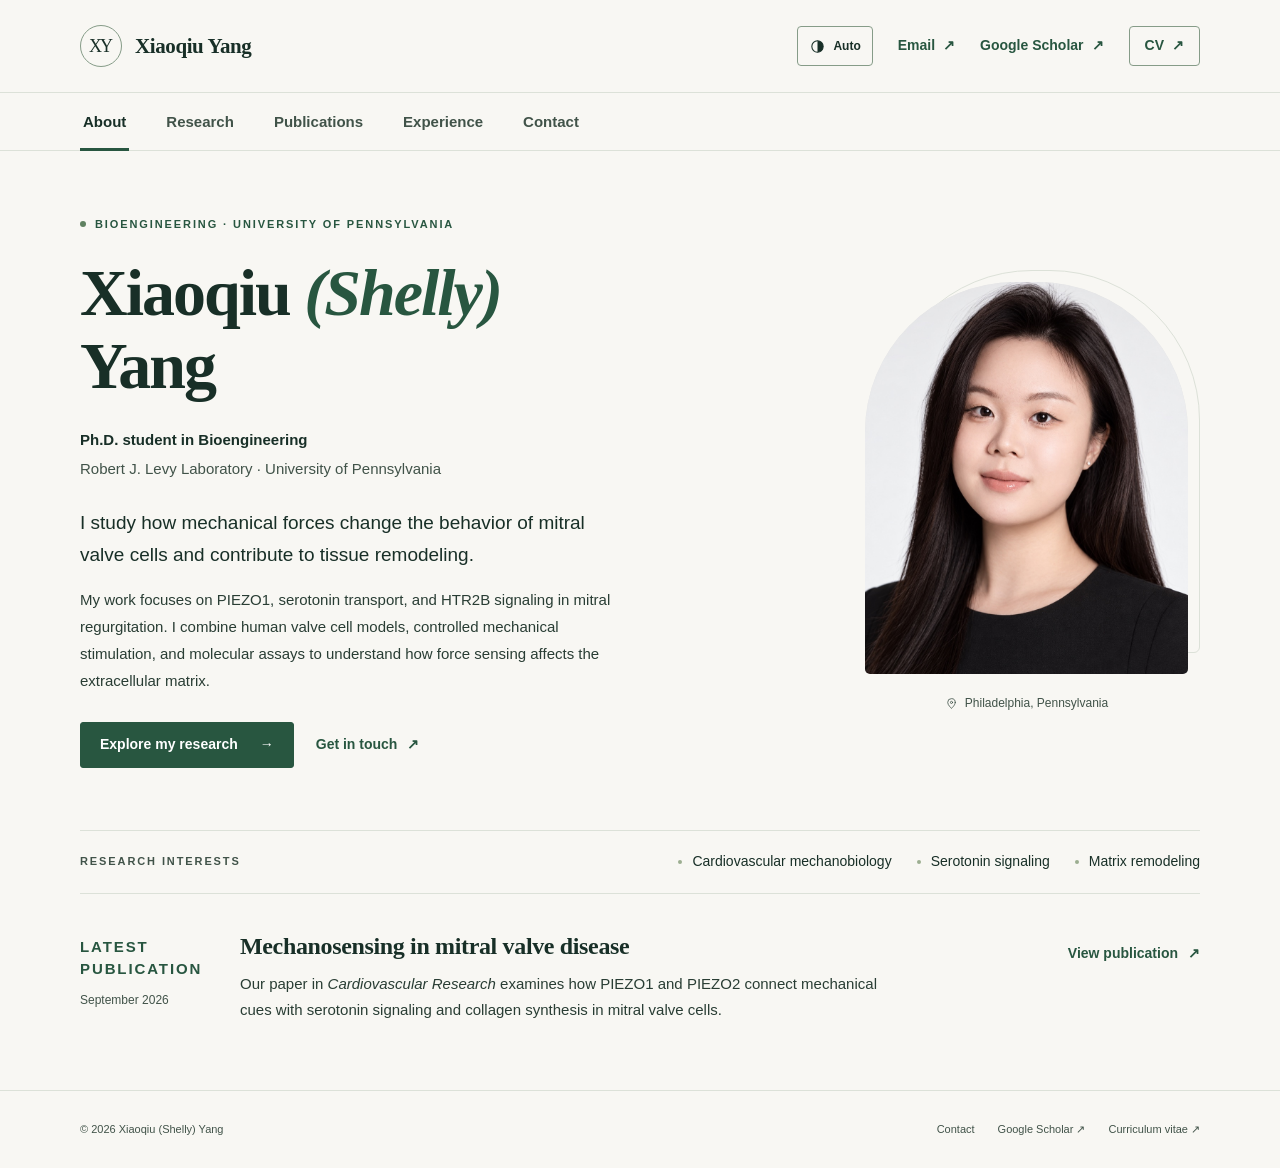
<file: index.html>
<!doctype html>
<!-- Generated by scripts/build.py from content/about.html. -->
<html lang="en">
<head>
  <meta charset="utf-8">
  <meta name="viewport" content="width=device-width, initial-scale=1">
  <title>Xiaoqiu (Shelly) Yang | Penn Bioengineering</title>
  <meta name="description" content="Xiaoqiu (Shelly) Yang is a Penn Bioengineering Ph.D. student studying how mechanical forces and serotonin signaling contribute to mitral valve disease.">
  <meta name="author" content="Xiaoqiu (Shelly) Yang">
  <meta name="theme-color" content="#f8f7f3">
  <link rel="canonical" href="https://shellyyang00-oss.github.io/">

  <meta property="og:title" content="Xiaoqiu (Shelly) Yang | Penn Bioengineering">
  <meta property="og:description" content="Xiaoqiu (Shelly) Yang is a Penn Bioengineering Ph.D. student studying how mechanical forces and serotonin signaling contribute to mitral valve disease.">
  <meta property="og:type" content="profile">
  <meta property="og:url" content="https://shellyyang00-oss.github.io/">
  <meta property="og:image" content="https://shellyyang00-oss.github.io/assets/img/og.png?v=c508897e6bb9">
  <meta property="og:image:width" content="1200">
  <meta property="og:image:height" content="630">
  <meta property="og:image:alt" content="Xiaoqiu (Shelly) Yang, Penn Bioengineering: cardiovascular mechanobiology">
  <meta name="twitter:card" content="summary_large_image">
  <meta name="twitter:title" content="Xiaoqiu (Shelly) Yang | Penn Bioengineering">
  <meta name="twitter:description" content="Xiaoqiu (Shelly) Yang is a Penn Bioengineering Ph.D. student studying how mechanical forces and serotonin signaling contribute to mitral valve disease.">
  <meta name="twitter:image" content="https://shellyyang00-oss.github.io/assets/img/og.png?v=c508897e6bb9">
  <link rel="icon" href="assets/img/favicon.svg?v=8502e0e77057" type="image/svg+xml">
  <script src="assets/theme.js?v=bc20406345b5"></script>
  <link rel="stylesheet" href="styles.css?v=f6bdb706503c">
  <script src="assets/site.js?v=75671ed9fac6" defer></script>
<script type="application/ld+json">{"@context": "https://schema.org", "@type": "Person", "name": "Xiaoqiu Yang", "alternateName": "Shelly Yang", "url": "https://shellyyang00-oss.github.io/", "image": "https://shellyyang00-oss.github.io/assets/img/profile.jpg?v=72fa648a2bc5", "email": "mailto:xiaoqiuy@engineering.upenn.edu", "sameAs": ["https://scholar.google.com/citations?hl=en&user=ShQ3XMwAAAAJ"], "affiliation": {"@type": "CollegeOrUniversity", "name": "University of Pennsylvania"}, "alumniOf": [{"@type": "CollegeOrUniversity", "name": "Boston University"}], "jobTitle": "Ph.D. Student in Bioengineering", "knowsAbout": ["Mitral valve mechanobiology", "PIEZO1 mechanotransduction", "Serotonin signaling", "Extracellular matrix remodeling", "Cardiovascular redox biology"]}</script>
</head>
<body>
  <a class="skip-link" href="#main">Skip to content</a>
  <header class="site-header">
    <div class="container masthead">
      <a class="brand" href="index.html" aria-label="Xiaoqiu Yang, About"><span class="brand-mark" aria-hidden="true">XY</span><span class="brand-name">Xiaoqiu Yang</span></a>
      <div class="masthead-links">
        <button class="theme-toggle" type="button" data-theme-toggle hidden aria-label="Color theme: automatic. Switch to light.">
          <svg class="icon" viewBox="0 0 24 24" aria-hidden="true"><circle cx="12" cy="12" r="8"/><path d="M12 4a8 8 0 0 1 0 16Z" fill="currentColor" stroke="none"/></svg>
          <span data-theme-label>Auto</span>
        </button>
        <a class="desktop-link" href="mailto:xiaoqiuy@engineering.upenn.edu">Email <span aria-hidden="true">↗</span></a>
        <a class="desktop-link" href="https://scholar.google.com/citations?hl=en&amp;user=ShQ3XMwAAAAJ">Google Scholar <span aria-hidden="true">↗</span></a>
        <a class="cv-link" href="assets/cv/Xiaoqiu_Yang_Resume.pdf?v=9a6de15e4424">CV <span aria-hidden="true">↗</span></a>
      </div>
    </div>
    <div class="nav-wrap"><nav class="container page-nav" aria-label="Main navigation">
        <a href="index.html" aria-current="page">About</a>
        <a href="research.html">Research</a>
        <a href="publications.html">Publications</a>
        <a href="experience.html">Experience</a>
        <a href="contact.html">Contact</a>
    </nav></div>
  </header>
  <main id="main" tabindex="-1">
<div class="container">
  <section class="about-hero" aria-labelledby="about-title">
    <div class="about-copy">
      <p class="eyebrow">
        <span class="eyebrow-dot" aria-hidden="true"></span>Bioengineering ·
        University of Pennsylvania
      </p>
      <h1 id="about-title">
        Xiaoqiu <span class="preferred-name">(Shelly)</span><br />
        Yang
      </h1>
      <p class="role">Ph.D. student in Bioengineering</p>
      <p class="affiliation">
        Robert J. Levy Laboratory · University of Pennsylvania
      </p>
      <div class="bio">
        <p class="intro">
          I study how mechanical forces change the behavior of mitral valve
          cells and contribute to tissue remodeling.
        </p>
        <p>
          My work focuses on PIEZO1, serotonin transport, and HTR2B signaling in
          mitral regurgitation. I combine human valve cell models, controlled
          mechanical stimulation, and molecular assays to understand how force
          sensing affects the extracellular matrix.
        </p>
      </div>
      <div class="actions">
        <a class="button" href="research.html"
          >Explore my research <span aria-hidden="true">→</span></a
        >
        <a class="text-link" href="contact.html"
          >Get in touch <span aria-hidden="true">↗</span></a
        >
      </div>
    </div>
    <figure class="portrait">
      <img
        src="assets/img/profile.jpg?v=72fa648a2bc5"
        alt="Xiaoqiu (Shelly) Yang"
        width="1100"
        height="1100"
        fetchpriority="high"
      />
      <figcaption>
        <svg class="icon" viewBox="0 0 24 24" aria-hidden="true">
          <path d="M19 10c0 5-7 11-7 11S5 15 5 10a7 7 0 1 1 14 0Z" />
          <circle cx="12" cy="10" r="2" />
        </svg>
        Philadelphia, Pennsylvania
      </figcaption>
    </figure>
  </section>
  <aside class="interest-strip" aria-label="Research interests">
    <p class="eyebrow">Research interests</p>
    <ul class="interests">
      <li>Cardiovascular mechanobiology</li>
      <li>Serotonin signaling</li>
      <li>Matrix remodeling</li>
    </ul>
  </aside>
  <section class="home-highlight" aria-labelledby="latest-title">
    <div>
      <p class="eyebrow">Latest publication</p>
      <time class="date-label" datetime="2026-09-03">September 2026</time>
    </div>
    <div>
      <h2 id="latest-title">Mechanosensing in mitral valve disease</h2>
      <p>
        Our paper in <em>Cardiovascular Research</em> examines how PIEZO1 and
        PIEZO2 connect mechanical cues with serotonin signaling and collagen
        synthesis in mitral valve cells.
      </p>
    </div>
    <a class="text-link" href="publications.html#stachelek-2026"
      >View publication <span aria-hidden="true">↗</span></a
    >
  </section>
</div>

  </main>
  <footer class="site-footer"><div class="container footer-inner"><p>© <span data-year>2026</span> Xiaoqiu (Shelly) Yang</p><div class="footer-links"><a href="contact.html">Contact</a><a href="https://scholar.google.com/citations?hl=en&amp;user=ShQ3XMwAAAAJ">Google Scholar <span aria-hidden="true">↗</span></a><a href="assets/cv/Xiaoqiu_Yang_Resume.pdf?v=9a6de15e4424">Curriculum vitae <span aria-hidden="true">↗</span></a></div></div></footer>
</body>
</html>
</file>
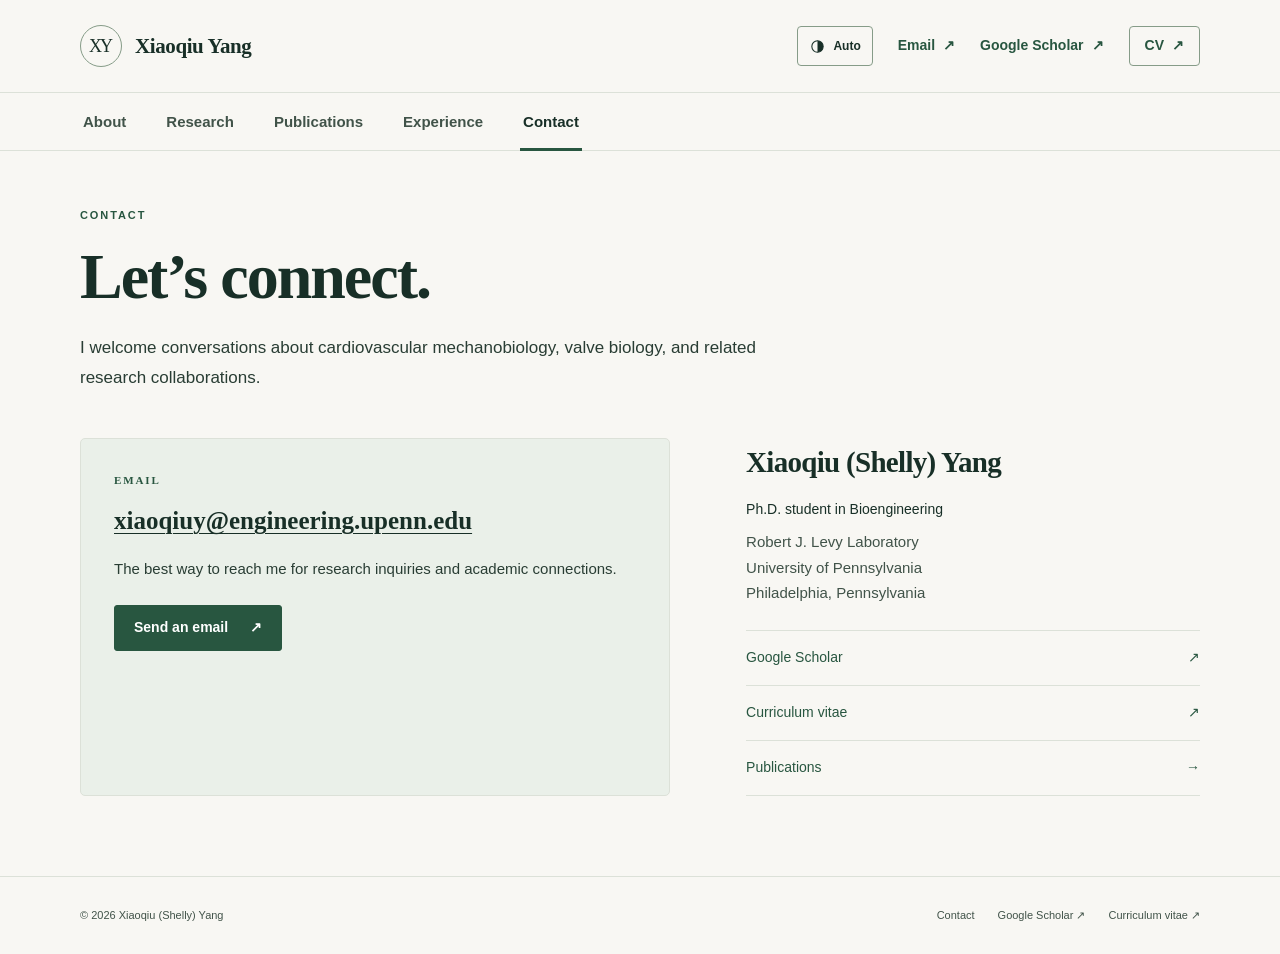
<file: contact.html>
<!doctype html>
<!-- Generated by scripts/build.py from content/contact.html. -->
<html lang="en">
<head>
  <meta charset="utf-8">
  <meta name="viewport" content="width=device-width, initial-scale=1">
  <title>Contact | Xiaoqiu (Shelly) Yang</title>
  <meta name="description" content="Contact Xiaoqiu (Shelly) Yang, a Ph.D. student in Bioengineering at the University of Pennsylvania, for research inquiries and collaborations.">
  <meta name="author" content="Xiaoqiu (Shelly) Yang">
  <meta name="theme-color" content="#f8f7f3">
  <link rel="canonical" href="https://shellyyang00-oss.github.io/contact.html">

  <meta property="og:title" content="Contact | Xiaoqiu (Shelly) Yang">
  <meta property="og:description" content="Contact Xiaoqiu (Shelly) Yang, a Ph.D. student in Bioengineering at the University of Pennsylvania, for research inquiries and collaborations.">
  <meta property="og:type" content="website">
  <meta property="og:url" content="https://shellyyang00-oss.github.io/contact.html">
  <meta property="og:image" content="https://shellyyang00-oss.github.io/assets/img/og.png?v=c508897e6bb9">
  <meta property="og:image:width" content="1200">
  <meta property="og:image:height" content="630">
  <meta property="og:image:alt" content="Xiaoqiu (Shelly) Yang, Penn Bioengineering: cardiovascular mechanobiology">
  <meta name="twitter:card" content="summary_large_image">
  <meta name="twitter:title" content="Contact | Xiaoqiu (Shelly) Yang">
  <meta name="twitter:description" content="Contact Xiaoqiu (Shelly) Yang, a Ph.D. student in Bioengineering at the University of Pennsylvania, for research inquiries and collaborations.">
  <meta name="twitter:image" content="https://shellyyang00-oss.github.io/assets/img/og.png?v=c508897e6bb9">
  <link rel="icon" href="assets/img/favicon.svg?v=8502e0e77057" type="image/svg+xml">
  <script src="assets/theme.js?v=bc20406345b5"></script>
  <link rel="stylesheet" href="styles.css?v=f6bdb706503c">
  <script src="assets/site.js?v=75671ed9fac6" defer></script>

</head>
<body>
  <a class="skip-link" href="#main">Skip to content</a>
  <header class="site-header">
    <div class="container masthead">
      <a class="brand" href="index.html" aria-label="Xiaoqiu Yang, About"><span class="brand-mark" aria-hidden="true">XY</span><span class="brand-name">Xiaoqiu Yang</span></a>
      <div class="masthead-links">
        <button class="theme-toggle" type="button" data-theme-toggle hidden aria-label="Color theme: automatic. Switch to light.">
          <svg class="icon" viewBox="0 0 24 24" aria-hidden="true"><circle cx="12" cy="12" r="8"/><path d="M12 4a8 8 0 0 1 0 16Z" fill="currentColor" stroke="none"/></svg>
          <span data-theme-label>Auto</span>
        </button>
        <a class="desktop-link" href="mailto:xiaoqiuy@engineering.upenn.edu">Email <span aria-hidden="true">↗</span></a>
        <a class="desktop-link" href="https://scholar.google.com/citations?hl=en&amp;user=ShQ3XMwAAAAJ">Google Scholar <span aria-hidden="true">↗</span></a>
        <a class="cv-link" href="assets/cv/Xiaoqiu_Yang_Resume.pdf?v=9a6de15e4424">CV <span aria-hidden="true">↗</span></a>
      </div>
    </div>
    <div class="nav-wrap"><nav class="container page-nav" aria-label="Main navigation">
        <a href="index.html">About</a>
        <a href="research.html">Research</a>
        <a href="publications.html">Publications</a>
        <a href="experience.html">Experience</a>
        <a href="contact.html" aria-current="page">Contact</a>
    </nav></div>
  </header>
  <main id="main" tabindex="-1">
<div class="container">
  <header class="page-heading">
    <p class="eyebrow">Contact</p>
    <h1>Let’s connect.</h1>
    <p class="page-intro">
      I welcome conversations about cardiovascular mechanobiology, valve
      biology, and related research collaborations.
    </p>
  </header>
  <div class="contact-grid">
    <section class="contact-card" aria-labelledby="email-title">
      <h2 class="eyebrow" id="email-title">Email</h2>
      <a class="email-address" href="mailto:xiaoqiuy@engineering.upenn.edu"
        >xiaoqiuy@<wbr />engineering.upenn.edu</a
      >
      <p>
        The best way to reach me for research inquiries and academic
        connections.
      </p>
      <div class="actions">
        <a class="button" href="mailto:xiaoqiuy@engineering.upenn.edu"
          >Send an email <span aria-hidden="true">↗</span></a
        >
      </div>
    </section>
    <section class="contact-profile" aria-labelledby="contact-name">
      <h2 id="contact-name">Xiaoqiu (Shelly) Yang</h2>
      <p class="position">Ph.D. student in Bioengineering</p>
      <p class="address">
        Robert J. Levy Laboratory<br />University of Pennsylvania<br />Philadelphia,
        Pennsylvania
      </p>
      <ul class="resource-links">
        <li>
          <a
            href="https://scholar.google.com/citations?hl=en&amp;user=ShQ3XMwAAAAJ"
            >Google Scholar <span aria-hidden="true">↗</span></a
          >
        </li>
        <li>
          <a href="assets/cv/Xiaoqiu_Yang_Resume.pdf?v=9a6de15e4424"
            >Curriculum vitae <span aria-hidden="true">↗</span></a
          >
        </li>
        <li>
          <a href="publications.html"
            >Publications <span aria-hidden="true">→</span></a
          >
        </li>
      </ul>
    </section>
  </div>
</div>

  </main>
  <footer class="site-footer"><div class="container footer-inner"><p>© <span data-year>2026</span> Xiaoqiu (Shelly) Yang</p><div class="footer-links"><a href="contact.html">Contact</a><a href="https://scholar.google.com/citations?hl=en&amp;user=ShQ3XMwAAAAJ">Google Scholar <span aria-hidden="true">↗</span></a><a href="assets/cv/Xiaoqiu_Yang_Resume.pdf?v=9a6de15e4424">Curriculum vitae <span aria-hidden="true">↗</span></a></div></div></footer>
</body>
</html>
</file>
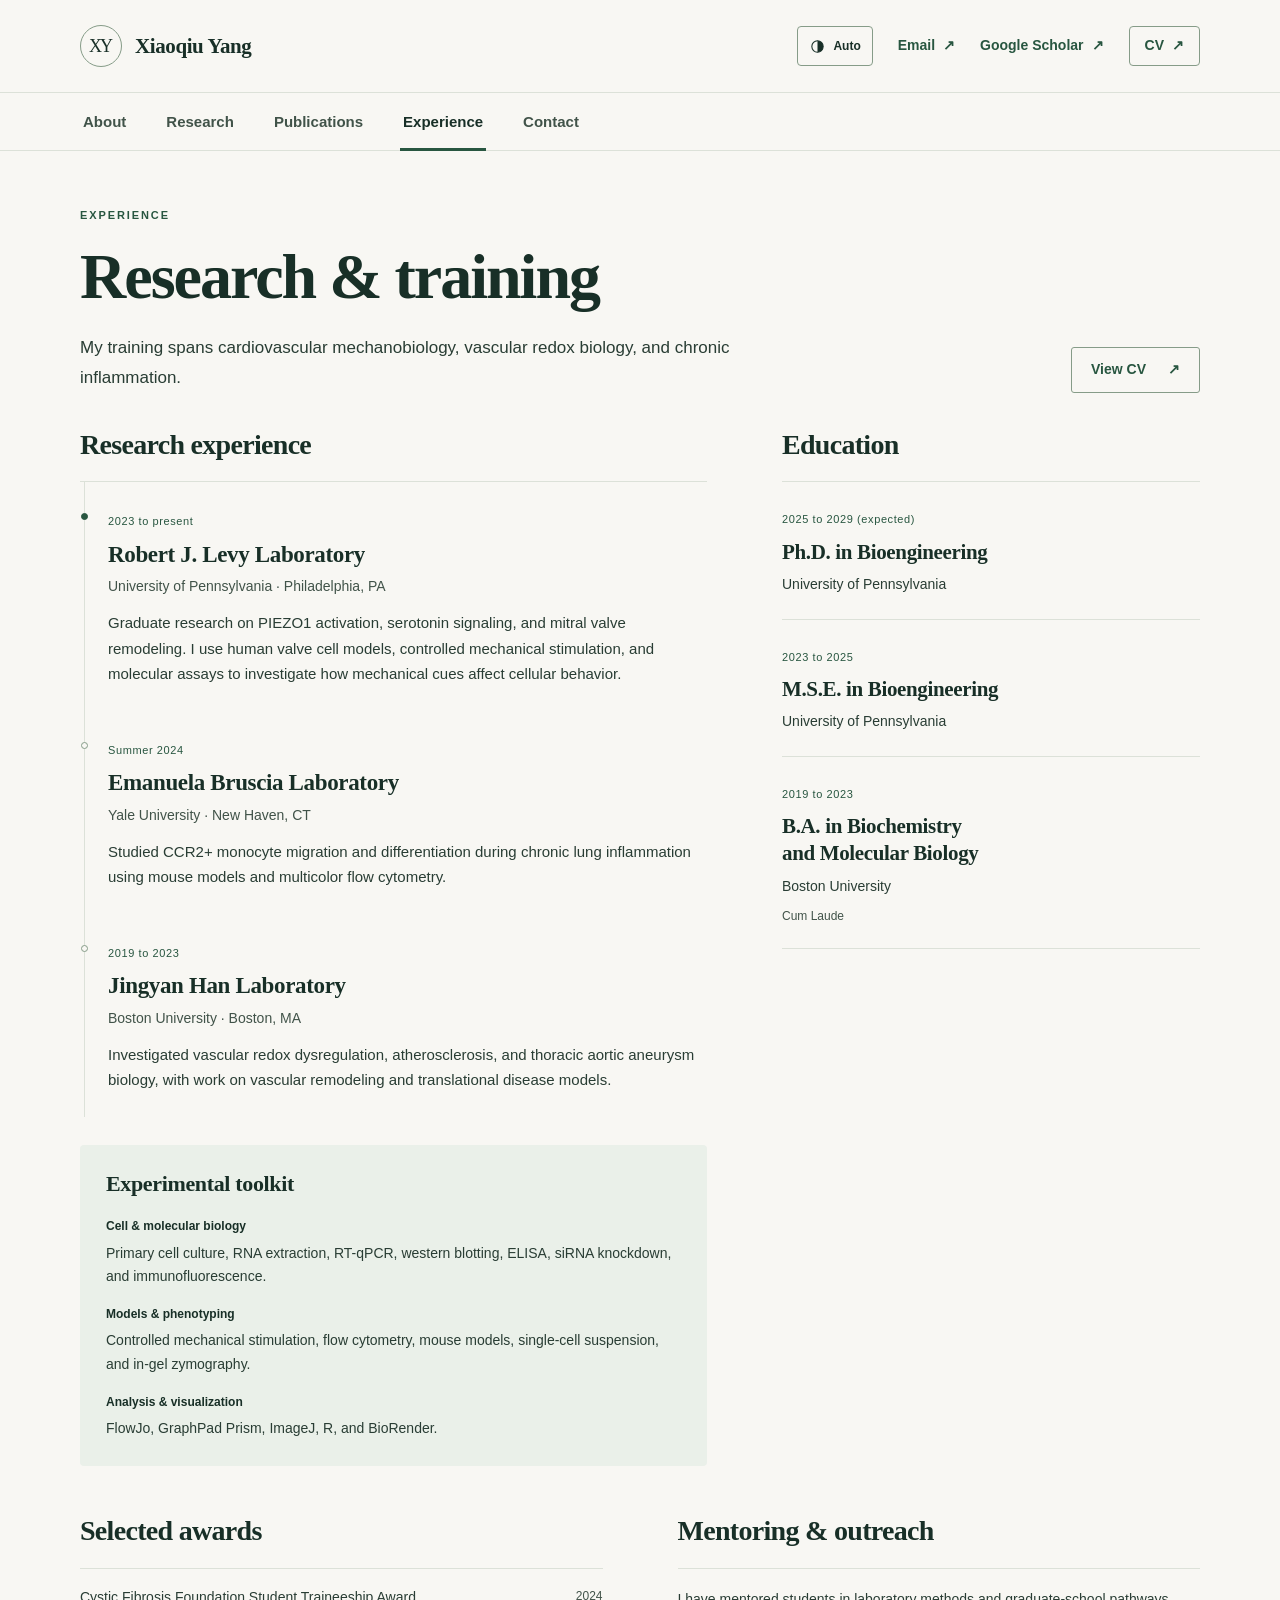
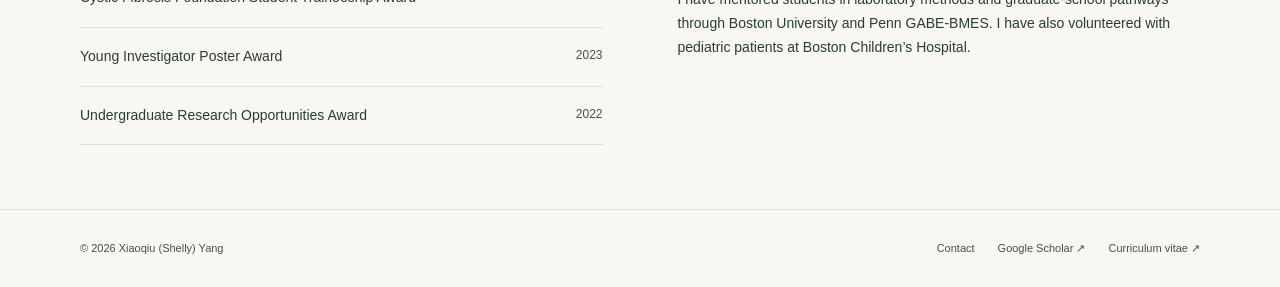
<file: experience.html>
<!doctype html>
<!-- Generated by scripts/build.py from content/experience.html. -->
<html lang="en">
<head>
  <meta charset="utf-8">
  <meta name="viewport" content="width=device-width, initial-scale=1">
  <title>Experience | Xiaoqiu (Shelly) Yang</title>
  <meta name="description" content="Research experience, education, awards, and mentoring at the University of Pennsylvania, Yale University, and Boston University.">
  <meta name="author" content="Xiaoqiu (Shelly) Yang">
  <meta name="theme-color" content="#f8f7f3">
  <link rel="canonical" href="https://shellyyang00-oss.github.io/experience.html">

  <meta property="og:title" content="Experience | Xiaoqiu (Shelly) Yang">
  <meta property="og:description" content="Research experience, education, awards, and mentoring at the University of Pennsylvania, Yale University, and Boston University.">
  <meta property="og:type" content="website">
  <meta property="og:url" content="https://shellyyang00-oss.github.io/experience.html">
  <meta property="og:image" content="https://shellyyang00-oss.github.io/assets/img/og.png?v=c508897e6bb9">
  <meta property="og:image:width" content="1200">
  <meta property="og:image:height" content="630">
  <meta property="og:image:alt" content="Xiaoqiu (Shelly) Yang, Penn Bioengineering: cardiovascular mechanobiology">
  <meta name="twitter:card" content="summary_large_image">
  <meta name="twitter:title" content="Experience | Xiaoqiu (Shelly) Yang">
  <meta name="twitter:description" content="Research experience, education, awards, and mentoring at the University of Pennsylvania, Yale University, and Boston University.">
  <meta name="twitter:image" content="https://shellyyang00-oss.github.io/assets/img/og.png?v=c508897e6bb9">
  <link rel="icon" href="assets/img/favicon.svg?v=8502e0e77057" type="image/svg+xml">
  <script src="assets/theme.js?v=bc20406345b5"></script>
  <link rel="stylesheet" href="styles.css?v=f6bdb706503c">
  <script src="assets/site.js?v=75671ed9fac6" defer></script>

</head>
<body>
  <a class="skip-link" href="#main">Skip to content</a>
  <header class="site-header">
    <div class="container masthead">
      <a class="brand" href="index.html" aria-label="Xiaoqiu Yang, About"><span class="brand-mark" aria-hidden="true">XY</span><span class="brand-name">Xiaoqiu Yang</span></a>
      <div class="masthead-links">
        <button class="theme-toggle" type="button" data-theme-toggle hidden aria-label="Color theme: automatic. Switch to light.">
          <svg class="icon" viewBox="0 0 24 24" aria-hidden="true"><circle cx="12" cy="12" r="8"/><path d="M12 4a8 8 0 0 1 0 16Z" fill="currentColor" stroke="none"/></svg>
          <span data-theme-label>Auto</span>
        </button>
        <a class="desktop-link" href="mailto:xiaoqiuy@engineering.upenn.edu">Email <span aria-hidden="true">↗</span></a>
        <a class="desktop-link" href="https://scholar.google.com/citations?hl=en&amp;user=ShQ3XMwAAAAJ">Google Scholar <span aria-hidden="true">↗</span></a>
        <a class="cv-link" href="assets/cv/Xiaoqiu_Yang_Resume.pdf?v=9a6de15e4424">CV <span aria-hidden="true">↗</span></a>
      </div>
    </div>
    <div class="nav-wrap"><nav class="container page-nav" aria-label="Main navigation">
        <a href="index.html">About</a>
        <a href="research.html">Research</a>
        <a href="publications.html">Publications</a>
        <a href="experience.html" aria-current="page">Experience</a>
        <a href="contact.html">Contact</a>
    </nav></div>
  </header>
  <main id="main" tabindex="-1">
<div class="container">
  <header class="page-heading heading-row">
    <div>
      <p class="eyebrow">Experience</p>
      <h1>Research &amp; training</h1>
      <p class="page-intro">
        My training spans cardiovascular mechanobiology, vascular redox biology,
        and chronic inflammation.
      </p>
    </div>
    <a class="button button-outline" href="assets/cv/Xiaoqiu_Yang_Resume.pdf?v=9a6de15e4424"
      >View CV <span aria-hidden="true">↗</span></a
    >
  </header>
  <div class="experience-layout">
    <section aria-labelledby="research-experience">
      <h2 class="subsection-title" id="research-experience">
        Research experience
      </h2>
      <ol class="timeline">
        <li>
          <span class="time-range">2023 to present</span>
          <h3>Robert J. Levy Laboratory</h3>
          <p class="institution">
            University of Pennsylvania · Philadelphia, PA
          </p>
          <p class="description">
            Graduate research on PIEZO1 activation, serotonin signaling, and
            mitral valve remodeling. I use human valve cell models, controlled
            mechanical stimulation, and molecular assays to investigate how
            mechanical cues affect cellular behavior.
          </p>
        </li>
        <li>
          <span class="time-range">Summer 2024</span>
          <h3>Emanuela Bruscia Laboratory</h3>
          <p class="institution">Yale University · New Haven, CT</p>
          <p class="description">
            Studied CCR2+ monocyte migration and differentiation during chronic
            lung inflammation using mouse models and multicolor flow cytometry.
          </p>
        </li>
        <li>
          <span class="time-range">2019 to 2023</span>
          <h3>Jingyan Han Laboratory</h3>
          <p class="institution">Boston University · Boston, MA</p>
          <p class="description">
            Investigated vascular redox dysregulation, atherosclerosis, and
            thoracic aortic aneurysm biology, with work on vascular remodeling
            and translational disease models.
          </p>
        </li>
      </ol>
      <aside class="toolkit" aria-labelledby="toolkit-title">
        <h3 id="toolkit-title">Experimental toolkit</h3>
        <div class="toolkit-group">
          <h4>Cell &amp; molecular biology</h4>
          <p>
            Primary cell culture, RNA extraction, RT-qPCR, western blotting,
            ELISA, siRNA knockdown, and immunofluorescence.
          </p>
        </div>
        <div class="toolkit-group">
          <h4>Models &amp; phenotyping</h4>
          <p>
            Controlled mechanical stimulation, flow cytometry, mouse models,
            single-cell suspension, and in-gel zymography.
          </p>
        </div>
        <div class="toolkit-group">
          <h4>Analysis &amp; visualization</h4>
          <p>FlowJo, GraphPad Prism, ImageJ, R, and BioRender.</p>
        </div>
      </aside>
    </section>
    <section id="education" aria-labelledby="education-title">
      <h2 class="subsection-title" id="education-title">Education</h2>
      <div class="education-list">
        <article class="education-item">
          <span class="time-range">2025 to 2029 (expected)</span>
          <h3>Ph.D. in Bioengineering</h3>
          <p>University of Pennsylvania</p>
        </article>
        <article class="education-item">
          <span class="time-range">2023 to 2025</span>
          <h3>M.S.E. in Bioengineering</h3>
          <p>University of Pennsylvania</p>
        </article>
        <article class="education-item">
          <span class="time-range">2019 to 2023</span>
          <h3>B.A. in Biochemistry<br />and Molecular Biology</h3>
          <p>Boston University</p>
          <p class="honor">Cum Laude</p>
        </article>
      </div>
    </section>
  </div>
  <div class="recognition-grid" id="recognition">
    <section aria-labelledby="awards-title">
      <h2 class="subsection-title" id="awards-title">Selected awards</h2>
      <ul class="award-list">
        <li>
          <span>Cystic Fibrosis Foundation Student Traineeship Award</span
          ><time datetime="2024">2024</time>
        </li>
        <li>
          <span>Young Investigator Poster Award</span
          ><time datetime="2023">2023</time>
        </li>
        <li>
          <span>Undergraduate Research Opportunities Award</span
          ><time datetime="2022">2022</time>
        </li>
      </ul>
    </section>
    <section class="mentoring" aria-labelledby="mentoring-title">
      <h2 class="subsection-title" id="mentoring-title">
        Mentoring &amp; outreach
      </h2>
      <p>
        I have mentored students in laboratory methods and graduate-school
        pathways through Boston University and Penn GABE-BMES. I have also
        volunteered with pediatric patients at Boston Children’s Hospital.
      </p>
    </section>
  </div>
</div>

  </main>
  <footer class="site-footer"><div class="container footer-inner"><p>© <span data-year>2026</span> Xiaoqiu (Shelly) Yang</p><div class="footer-links"><a href="contact.html">Contact</a><a href="https://scholar.google.com/citations?hl=en&amp;user=ShQ3XMwAAAAJ">Google Scholar <span aria-hidden="true">↗</span></a><a href="assets/cv/Xiaoqiu_Yang_Resume.pdf?v=9a6de15e4424">Curriculum vitae <span aria-hidden="true">↗</span></a></div></div></footer>
</body>
</html>
</file>
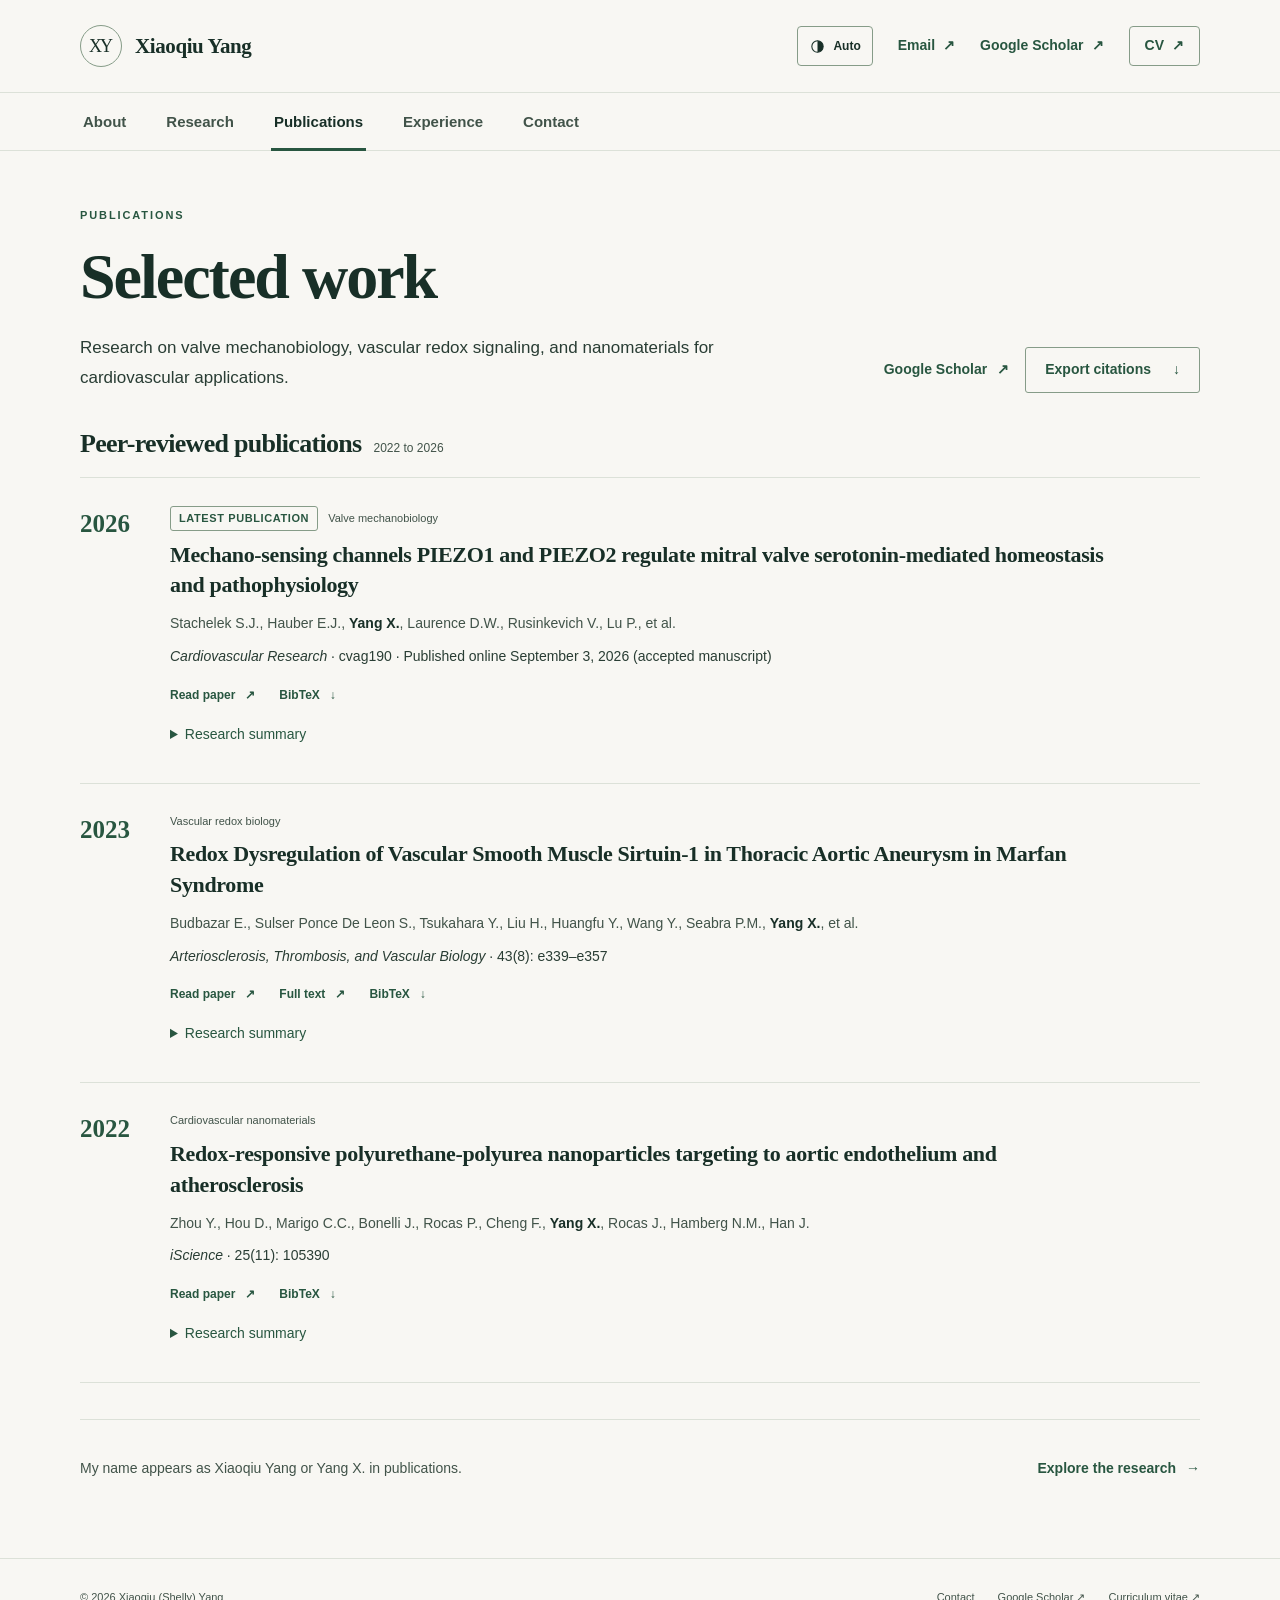
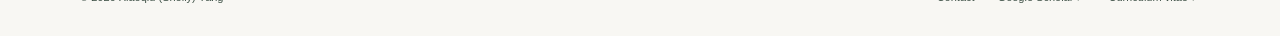
<file: publications.html>
<!doctype html>
<!-- Generated by scripts/build.py from content/publications.html. -->
<html lang="en">
<head>
  <meta charset="utf-8">
  <meta name="viewport" content="width=device-width, initial-scale=1">
  <title>Publications | Xiaoqiu (Shelly) Yang</title>
  <meta name="description" content="Selected publications by Xiaoqiu Yang on mitral valve mechanobiology, vascular redox signaling, and cardiovascular nanomaterials.">
  <meta name="author" content="Xiaoqiu (Shelly) Yang">
  <meta name="theme-color" content="#f8f7f3">
  <link rel="canonical" href="https://shellyyang00-oss.github.io/publications.html">

  <meta property="og:title" content="Publications | Xiaoqiu (Shelly) Yang">
  <meta property="og:description" content="Selected publications by Xiaoqiu Yang on mitral valve mechanobiology, vascular redox signaling, and cardiovascular nanomaterials.">
  <meta property="og:type" content="website">
  <meta property="og:url" content="https://shellyyang00-oss.github.io/publications.html">
  <meta property="og:image" content="https://shellyyang00-oss.github.io/assets/img/og.png?v=c508897e6bb9">
  <meta property="og:image:width" content="1200">
  <meta property="og:image:height" content="630">
  <meta property="og:image:alt" content="Xiaoqiu (Shelly) Yang, Penn Bioengineering: cardiovascular mechanobiology">
  <meta name="twitter:card" content="summary_large_image">
  <meta name="twitter:title" content="Publications | Xiaoqiu (Shelly) Yang">
  <meta name="twitter:description" content="Selected publications by Xiaoqiu Yang on mitral valve mechanobiology, vascular redox signaling, and cardiovascular nanomaterials.">
  <meta name="twitter:image" content="https://shellyyang00-oss.github.io/assets/img/og.png?v=c508897e6bb9">
  <link rel="icon" href="assets/img/favicon.svg?v=8502e0e77057" type="image/svg+xml">
  <script src="assets/theme.js?v=bc20406345b5"></script>
  <link rel="stylesheet" href="styles.css?v=f6bdb706503c">
  <script src="assets/site.js?v=75671ed9fac6" defer></script>

</head>
<body>
  <a class="skip-link" href="#main">Skip to content</a>
  <header class="site-header">
    <div class="container masthead">
      <a class="brand" href="index.html" aria-label="Xiaoqiu Yang, About"><span class="brand-mark" aria-hidden="true">XY</span><span class="brand-name">Xiaoqiu Yang</span></a>
      <div class="masthead-links">
        <button class="theme-toggle" type="button" data-theme-toggle hidden aria-label="Color theme: automatic. Switch to light.">
          <svg class="icon" viewBox="0 0 24 24" aria-hidden="true"><circle cx="12" cy="12" r="8"/><path d="M12 4a8 8 0 0 1 0 16Z" fill="currentColor" stroke="none"/></svg>
          <span data-theme-label>Auto</span>
        </button>
        <a class="desktop-link" href="mailto:xiaoqiuy@engineering.upenn.edu">Email <span aria-hidden="true">↗</span></a>
        <a class="desktop-link" href="https://scholar.google.com/citations?hl=en&amp;user=ShQ3XMwAAAAJ">Google Scholar <span aria-hidden="true">↗</span></a>
        <a class="cv-link" href="assets/cv/Xiaoqiu_Yang_Resume.pdf?v=9a6de15e4424">CV <span aria-hidden="true">↗</span></a>
      </div>
    </div>
    <div class="nav-wrap"><nav class="container page-nav" aria-label="Main navigation">
        <a href="index.html">About</a>
        <a href="research.html">Research</a>
        <a href="publications.html" aria-current="page">Publications</a>
        <a href="experience.html">Experience</a>
        <a href="contact.html">Contact</a>
    </nav></div>
  </header>
  <main id="main" tabindex="-1">
<div class="container">
  <header class="page-heading heading-row">
    <div>
      <p class="eyebrow">Publications</p>
      <h1>Selected work</h1>
      <p class="page-intro">
        Research on valve mechanobiology, vascular redox signaling, and
        nanomaterials for cardiovascular applications.
      </p>
    </div>
    <div class="actions">
      <a
        class="text-link"
        href="https://scholar.google.com/citations?hl=en&amp;user=ShQ3XMwAAAAJ"
        >Google Scholar <span aria-hidden="true">↗</span></a
      ><a
        class="button button-outline"
        href="assets/citations/publications.bib"
        download
        >Export citations <span aria-hidden="true">↓</span></a
      >
    </div>
  </header>
  <section class="publication-group" aria-labelledby="published-title">
    <div class="publication-group-title">
      <h2 id="published-title">Peer-reviewed publications</h2>
      <span>2022 to 2026</span>
    </div>
    <article class="publication" id="stachelek-2026">
      <time class="pub-year" datetime="2026">2026</time>
      <div>
        <div class="pub-topline">
          <span class="badge">Latest publication</span
          ><span>Valve mechanobiology</span>
        </div>
        <h3>
          <a href="https://doi.org/10.1093/cvr/cvag190"
            >Mechano-sensing channels PIEZO1 and PIEZO2 regulate mitral valve
            serotonin-mediated homeostasis and pathophysiology</a
          >
        </h3>
        <p class="pub-authors">
          Stachelek S.J., Hauber E.J., <strong>Yang X.</strong>, Laurence D.W.,
          Rusinkevich V., Lu P., et al.
        </p>
        <p class="pub-venue">
          <em>Cardiovascular Research</em> · cvag190 · Published online
          September 3, 2026 (accepted manuscript)
        </p>
        <div class="pub-actions">
          <a class="text-link" href="https://doi.org/10.1093/cvr/cvag190"
            >Read paper <span aria-hidden="true">↗</span></a
          ><a
            class="text-link"
            href="assets/citations/stachelek-2026.bib"
            download
            >BibTeX <span aria-hidden="true">↓</span></a
          >
        </div>
        <details>
          <summary>Research summary</summary>
          <p>
            Human mitral valve samples and cultured interstitial cells revealed
            roles for PIEZO1 and PIEZO2 in serotonin regulation. In cell
            culture, activating PIEZO1 lowered SLC6A4 expression and increased
            HTR2B expression, serotonin levels, and protein synthesis. Under
            cyclic tension, silencing either channel reduced the decrease in
            SLC6A4 expression and the increase in collagen synthesis. These
            findings link mechanical signaling to pathways involved in mitral
            valve remodeling.
          </p>
        </details>
      </div>
    </article>
    <article class="publication" id="budbazar-2023">
      <time class="pub-year" datetime="2023">2023</time>
      <div>
        <div class="pub-topline"><span>Vascular redox biology</span></div>
        <h3>
          <a href="https://doi.org/10.1161/ATVBAHA.123.319145"
            >Redox Dysregulation of Vascular Smooth Muscle Sirtuin-1 in Thoracic
            Aortic Aneurysm in Marfan Syndrome</a
          >
        </h3>
        <p class="pub-authors">
          Budbazar E., Sulser Ponce De Leon S., Tsukahara Y., Liu H., Huangfu
          Y., Wang Y., Seabra P.M., <strong>Yang X.</strong>, et al.
        </p>
        <p class="pub-venue">
          <em>Arteriosclerosis, Thrombosis, and Vascular Biology</em> · 43(8):
          e339–e357
        </p>
        <div class="pub-actions">
          <a class="text-link" href="https://doi.org/10.1161/ATVBAHA.123.319145"
            >Read paper <span aria-hidden="true">↗</span></a
          ><a
            class="text-link"
            href="https://pmc.ncbi.nlm.nih.gov/articles/PMC10524979/"
            >Full text <span aria-hidden="true">↗</span></a
          ><a
            class="text-link"
            href="assets/citations/budbazar-2023.bib"
            download
            >BibTeX <span aria-hidden="true">↓</span></a
          >
        </div>
        <details>
          <summary>Research summary</summary>
          <p>
            This work investigates how oxidative modification of Sirtuin-1
            affects vascular smooth muscle cells and contributes to thoracic
            aortic aneurysm biology in Marfan syndrome.
          </p>
        </details>
      </div>
    </article>
    <article class="publication" id="zhou-2022">
      <time class="pub-year" datetime="2022">2022</time>
      <div>
        <div class="pub-topline"><span>Cardiovascular nanomaterials</span></div>
        <h3>
          <a href="https://doi.org/10.1016/j.isci.2022.105390"
            >Redox-responsive polyurethane-polyurea nanoparticles targeting to
            aortic endothelium and atherosclerosis</a
          >
        </h3>
        <p class="pub-authors">
          Zhou Y., Hou D., Marigo C.C., Bonelli J., Rocas P., Cheng F.,
          <strong>Yang X.</strong>, Rocas J., Hamberg N.M., Han J.
        </p>
        <p class="pub-venue"><em>iScience</em> · 25(11): 105390</p>
        <div class="pub-actions">
          <a class="text-link" href="https://doi.org/10.1016/j.isci.2022.105390"
            >Read paper <span aria-hidden="true">↗</span></a
          ><a class="text-link" href="assets/citations/zhou-2022.bib" download
            >BibTeX <span aria-hidden="true">↓</span></a
          >
        </div>
        <details>
          <summary>Research summary</summary>
          <p>
            This study examines redox-responsive nanocapsules that target aortic
            endothelium and atherosclerotic lesions, with controlled payload
            release in response to changes in the redox environment.
          </p>
        </details>
      </div>
    </article>
  </section>
  <div class="page-end-link">
    <p>My name appears as Xiaoqiu Yang or Yang X. in publications.</p>
    <a class="text-link" href="research.html"
      >Explore the research <span aria-hidden="true">→</span></a
    >
  </div>
</div>

  </main>
  <footer class="site-footer"><div class="container footer-inner"><p>© <span data-year>2026</span> Xiaoqiu (Shelly) Yang</p><div class="footer-links"><a href="contact.html">Contact</a><a href="https://scholar.google.com/citations?hl=en&amp;user=ShQ3XMwAAAAJ">Google Scholar <span aria-hidden="true">↗</span></a><a href="assets/cv/Xiaoqiu_Yang_Resume.pdf?v=9a6de15e4424">Curriculum vitae <span aria-hidden="true">↗</span></a></div></div></footer>
</body>
</html>
</file>
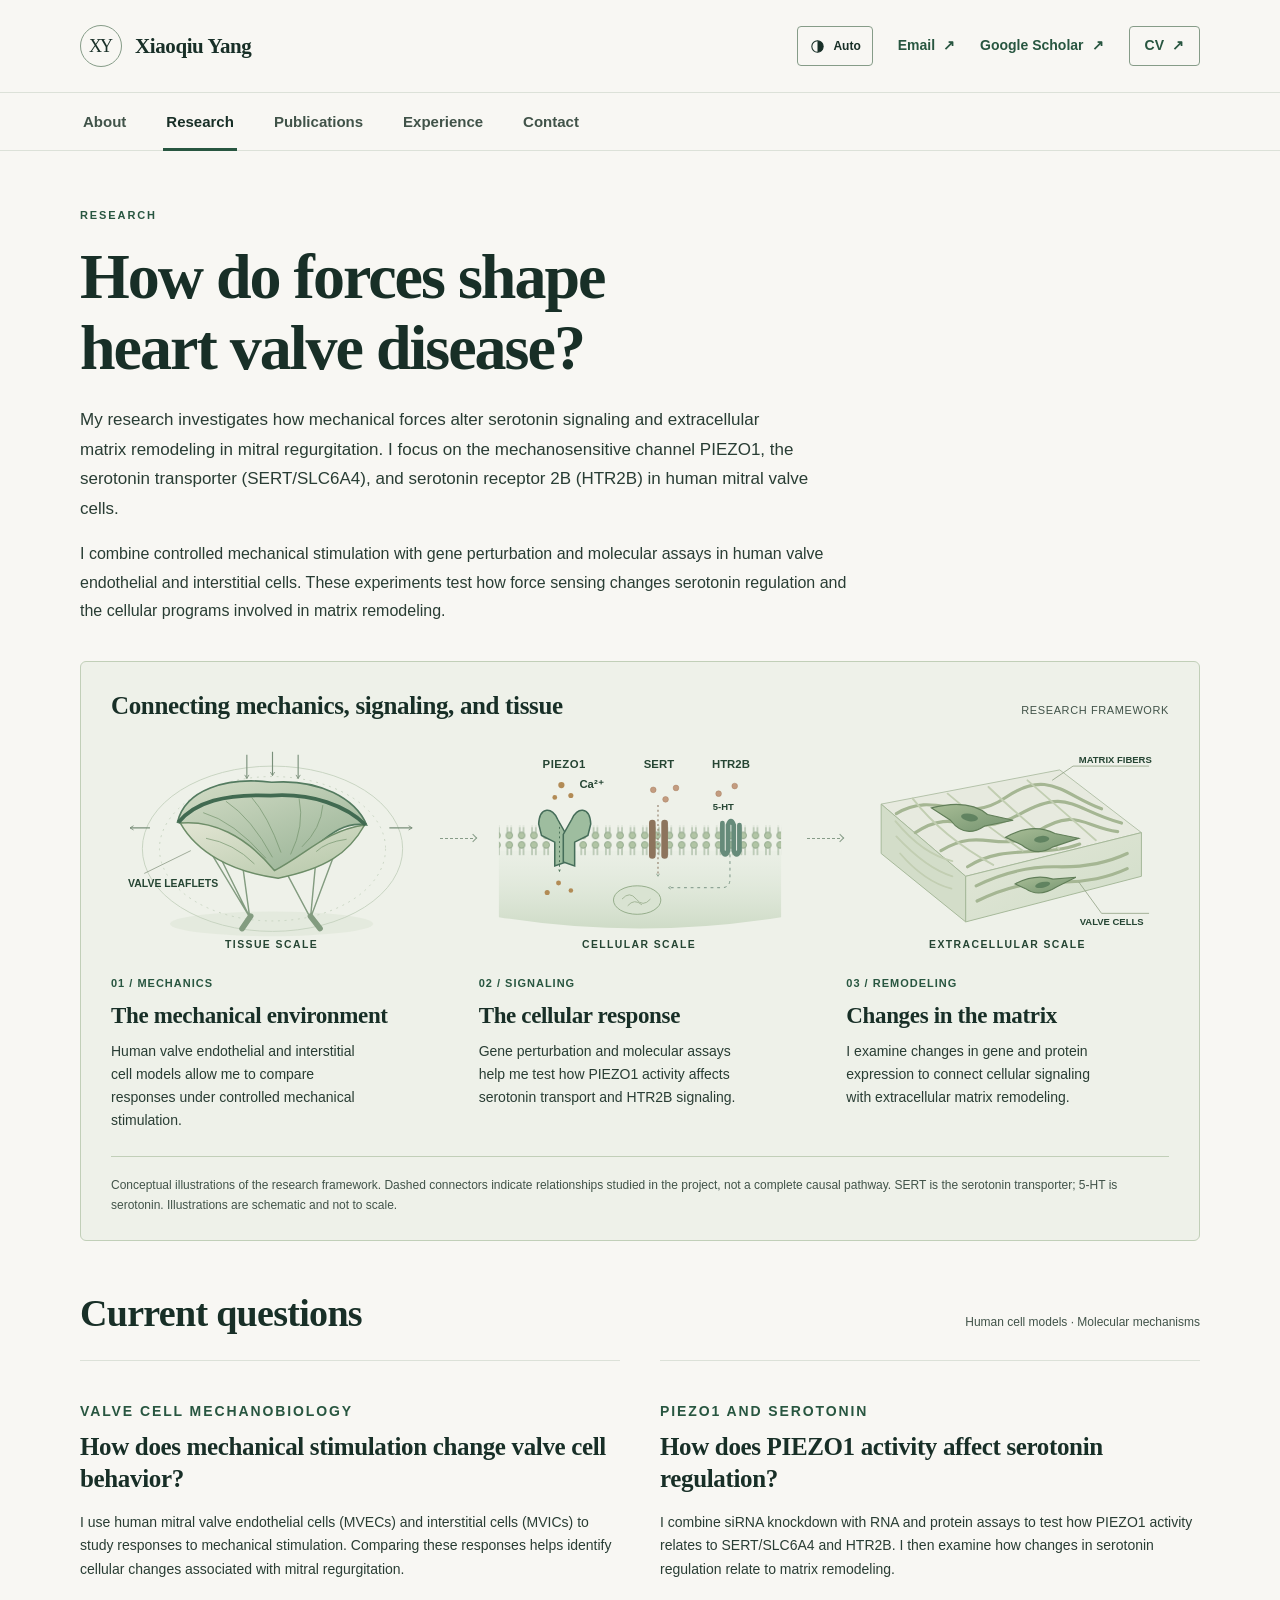
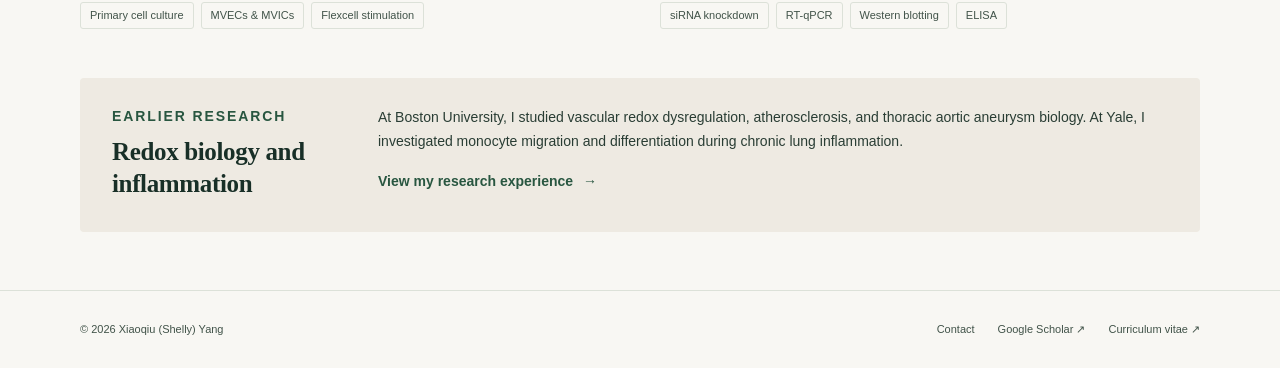
<file: research.html>
<!doctype html>
<!-- Generated by scripts/build.py from content/research.html. -->
<html lang="en">
<head>
  <meta charset="utf-8">
  <meta name="viewport" content="width=device-width, initial-scale=1">
  <title>Research | Xiaoqiu (Shelly) Yang</title>
  <meta name="description" content="Research on PIEZO1, serotonin signaling, and extracellular matrix remodeling in human mitral valve cells at the University of Pennsylvania.">
  <meta name="author" content="Xiaoqiu (Shelly) Yang">
  <meta name="theme-color" content="#f8f7f3">
  <link rel="canonical" href="https://shellyyang00-oss.github.io/research.html">

  <meta property="og:title" content="Research | Xiaoqiu (Shelly) Yang">
  <meta property="og:description" content="Research on PIEZO1, serotonin signaling, and extracellular matrix remodeling in human mitral valve cells at the University of Pennsylvania.">
  <meta property="og:type" content="website">
  <meta property="og:url" content="https://shellyyang00-oss.github.io/research.html">
  <meta property="og:image" content="https://shellyyang00-oss.github.io/assets/img/og.png?v=c508897e6bb9">
  <meta property="og:image:width" content="1200">
  <meta property="og:image:height" content="630">
  <meta property="og:image:alt" content="Xiaoqiu (Shelly) Yang, Penn Bioengineering: cardiovascular mechanobiology">
  <meta name="twitter:card" content="summary_large_image">
  <meta name="twitter:title" content="Research | Xiaoqiu (Shelly) Yang">
  <meta name="twitter:description" content="Research on PIEZO1, serotonin signaling, and extracellular matrix remodeling in human mitral valve cells at the University of Pennsylvania.">
  <meta name="twitter:image" content="https://shellyyang00-oss.github.io/assets/img/og.png?v=c508897e6bb9">
  <link rel="icon" href="assets/img/favicon.svg?v=8502e0e77057" type="image/svg+xml">
  <script src="assets/theme.js?v=bc20406345b5"></script>
  <link rel="stylesheet" href="styles.css?v=f6bdb706503c">
  <script src="assets/site.js?v=75671ed9fac6" defer></script>

</head>
<body>
  <a class="skip-link" href="#main">Skip to content</a>
  <header class="site-header">
    <div class="container masthead">
      <a class="brand" href="index.html" aria-label="Xiaoqiu Yang, About"><span class="brand-mark" aria-hidden="true">XY</span><span class="brand-name">Xiaoqiu Yang</span></a>
      <div class="masthead-links">
        <button class="theme-toggle" type="button" data-theme-toggle hidden aria-label="Color theme: automatic. Switch to light.">
          <svg class="icon" viewBox="0 0 24 24" aria-hidden="true"><circle cx="12" cy="12" r="8"/><path d="M12 4a8 8 0 0 1 0 16Z" fill="currentColor" stroke="none"/></svg>
          <span data-theme-label>Auto</span>
        </button>
        <a class="desktop-link" href="mailto:xiaoqiuy@engineering.upenn.edu">Email <span aria-hidden="true">↗</span></a>
        <a class="desktop-link" href="https://scholar.google.com/citations?hl=en&amp;user=ShQ3XMwAAAAJ">Google Scholar <span aria-hidden="true">↗</span></a>
        <a class="cv-link" href="assets/cv/Xiaoqiu_Yang_Resume.pdf?v=9a6de15e4424">CV <span aria-hidden="true">↗</span></a>
      </div>
    </div>
    <div class="nav-wrap"><nav class="container page-nav" aria-label="Main navigation">
        <a href="index.html">About</a>
        <a href="research.html" aria-current="page">Research</a>
        <a href="publications.html">Publications</a>
        <a href="experience.html">Experience</a>
        <a href="contact.html">Contact</a>
    </nav></div>
  </header>
  <main id="main" tabindex="-1">
<div class="container">
  <header class="page-heading">
    <p class="eyebrow">Research</p>
    <h1>How do forces shape<br />heart valve disease?</h1>
    <p class="page-intro">
      My research investigates how mechanical forces alter serotonin signaling
      and extracellular matrix remodeling in mitral regurgitation. I focus on
      the mechanosensitive channel PIEZO1, the serotonin transporter
      (SERT/SLC6A4), and serotonin receptor 2B (HTR2B) in human mitral valve
      cells.
    </p>
    <p class="research-summary-methods">
      I combine controlled mechanical stimulation with gene perturbation and
      molecular assays in human valve endothelial and interstitial cells. These
      experiments test how force sensing changes serotonin regulation and the
      cellular programs involved in matrix remodeling.
    </p>
  </header>
  <figure
    class="research-figure"
    aria-labelledby="framework-title"
    aria-describedby="framework-caption"
  >
    <div class="figure-heading">
      <h2 id="framework-title">Connecting mechanics, signaling, and tissue</h2>
      <span class="figure-index">RESEARCH FRAMEWORK</span>
    </div>
    <ol class="framework">
      <li>
        <img
          src="assets/figures/valve-mechanics.svg?v=7b21465e278f"
          alt="Conceptual mitral valve leaflets under mechanical force"
          width="340"
          height="220"
        />
        <span class="step">01 / MECHANICS</span>
        <h3>The mechanical environment</h3>
        <p>
          Human valve endothelial and interstitial cell models allow me to
          compare responses under controlled mechanical stimulation.
        </p>
      </li>
      <li>
        <img
          src="assets/figures/cell-signaling.svg?v=e9c4b652a480"
          alt="Schematic PIEZO1 channel, serotonin transporter SERT, and HTR2B receptor in a cell membrane"
          width="340"
          height="220"
        />
        <span class="step">02 / SIGNALING</span>
        <h3>The cellular response</h3>
        <p>
          Gene perturbation and molecular assays help me test how PIEZO1
          activity affects serotonin transport and HTR2B signaling.
        </p>
      </li>
      <li>
        <img
          src="assets/figures/matrix-remodeling.svg?v=961443c35d7f"
          alt="Schematic valve interstitial cells surrounded by extracellular matrix fibers"
          width="340"
          height="220"
        />
        <span class="step">03 / REMODELING</span>
        <h3>Changes in the matrix</h3>
        <p>
          I examine changes in gene and protein expression to connect cellular
          signaling with extracellular matrix remodeling.
        </p>
      </li>
    </ol>
    <figcaption id="framework-caption">
      Conceptual illustrations of the research framework. Dashed connectors
      indicate relationships studied in the project, not a complete causal
      pathway. SERT is the serotonin transporter; 5-HT is serotonin.
      Illustrations are schematic and not to scale.
    </figcaption>
  </figure>
  <section class="section-space" aria-labelledby="current-projects">
    <div class="section-label">
      <h2 id="current-projects">Current questions</h2>
      <span class="section-note">Human cell models · Molecular mechanisms</span>
    </div>
    <div class="research-topics">
      <article class="research-topic">
        <p class="eyebrow">Valve cell mechanobiology</p>
        <h3>How does mechanical stimulation change valve cell behavior?</h3>
        <p>
          I use human mitral valve endothelial cells (MVECs) and interstitial
          cells (MVICs) to study responses to mechanical stimulation. Comparing
          these responses helps identify cellular changes associated with mitral
          regurgitation.
        </p>
        <div class="method-list" aria-label="Methods">
          <span>Primary cell culture</span><span>MVECs &amp; MVICs</span
          ><span>Flexcell stimulation</span>
        </div>
      </article>
      <article class="research-topic">
        <p class="eyebrow">PIEZO1 and serotonin</p>
        <h3>How does PIEZO1 activity affect serotonin regulation?</h3>
        <p>
          I combine siRNA knockdown with RNA and protein assays to test how
          PIEZO1 activity relates to SERT/SLC6A4 and HTR2B. I then examine how
          changes in serotonin regulation relate to matrix remodeling.
        </p>
        <div class="method-list" aria-label="Methods">
          <span>siRNA knockdown</span><span>RT-qPCR</span
          ><span>Western blotting</span><span>ELISA</span>
        </div>
      </article>
    </div>
  </section>
  <aside class="prior-research" aria-labelledby="prior-title">
    <div>
      <p class="eyebrow">Earlier research</p>
      <h3 id="prior-title">Redox biology and inflammation</h3>
    </div>
    <div>
      <p>
        At Boston University, I studied vascular redox dysregulation,
        atherosclerosis, and thoracic aortic aneurysm biology. At Yale, I
        investigated monocyte migration and differentiation during chronic lung
        inflammation.
      </p>
      <a class="text-link" href="experience.html"
        >View my research experience <span aria-hidden="true">→</span></a
      >
    </div>
  </aside>
</div>

  </main>
  <footer class="site-footer"><div class="container footer-inner"><p>© <span data-year>2026</span> Xiaoqiu (Shelly) Yang</p><div class="footer-links"><a href="contact.html">Contact</a><a href="https://scholar.google.com/citations?hl=en&amp;user=ShQ3XMwAAAAJ">Google Scholar <span aria-hidden="true">↗</span></a><a href="assets/cv/Xiaoqiu_Yang_Resume.pdf?v=9a6de15e4424">Curriculum vitae <span aria-hidden="true">↗</span></a></div></div></footer>
</body>
</html>
</file>
<file: styles.css>
@charset "UTF-8";
:root {
  color-scheme: light;
  --paper: #f8f7f3;
  --white: #fff;
  --ink: #182f27;
  --text: #293d34;
  --muted: #415349;
  --green: #285640;
  --green-dark: #204b40;
  --sage: #eaf0e9;
  --line: #dce1d8;
  --rust: #9a583f;
  --serif: Georgia, "Times New Roman", serif;
  --sans: -apple-system, BlinkMacSystemFont, "Segoe UI", Arial, sans-serif;
  --control-border: #869c88;
  --figure-bg: #eef1e9;
  --figure-line: #c1cfb8;
  --illustration-bg: transparent;
  --warm-surface: #eeeae2;
  --button-text: #ffffff;
  --button-hover: #204b40;
}
:root[data-theme="dark"] {
  color-scheme: dark;
  --paper: #102019;
  --ink: #f0f4eb;
  --text: #e0e8dc;
  --muted: #c1ceb9;
  --green: #aeceaa;
  --green-dark: #d7efd0;
  --sage: #203729;
  --line: #3c5242;
  --rust: #e6b184;
  --control-border: #7a967e;
  --figure-bg: #1b3024;
  --figure-line: #526b4d;
  --illustration-bg: #dce5d5;
  --warm-surface: #302f25;
  --button-text: #16281b;
  --button-hover: #c7e2be;
}
@media (prefers-color-scheme: dark) {
  :root:not([data-theme="light"]) {
    color-scheme: dark;
    --paper: #102019;
    --ink: #f0f4eb;
    --text: #e0e8dc;
    --muted: #c1ceb9;
    --green: #aeceaa;
    --green-dark: #d7efd0;
    --sage: #203729;
    --line: #3c5242;
    --rust: #e6b184;
    --control-border: #7a967e;
    --figure-bg: #1b3024;
    --figure-line: #526b4d;
    --illustration-bg: #dce5d5;
    --warm-surface: #302f25;
    --button-text: #16281b;
    --button-hover: #c7e2be;
  }
}
*,
*::before,
*::after {
  box-sizing: border-box;
}
html {
  scroll-behavior: smooth;
  scroll-padding-top: 100px;
}
body {
  margin: 0;
  background: var(--paper);
  color: var(--text);
  font: 16px/1.7 var(--sans);
  -webkit-font-smoothing: auto;
  font-weight: 450;
  min-height: 100vh;
  display: flex;
  flex-direction: column;
}
main {
  flex: 1;
}
img,
svg {
  display: block;
  max-width: 100%;
}
img {
  height: auto;
}
button,
input {
  font: inherit;
}
a {
  color: var(--green);
  text-underline-offset: 4px;
  text-decoration-thickness: 1px;
}
a:hover {
  color: var(--green-dark);
}
a,
button,
summary {
  touch-action: manipulation;
  -webkit-tap-highlight-color: transparent;
}
:focus-visible {
  outline: 3px solid var(--rust);
  outline-offset: 5px;
}
h1,
h2,
h3,
h4,
p,
figure {
  margin: 0;
}
h1,
h2,
h3,
h4 {
  color: var(--ink);
}
h1,
h2,
h3 {
  font-family: var(--serif);
  font-weight: 600;
}
h1 {
  font-size: clamp(42px, 5vw, 64px);
  line-height: 1.12;
  letter-spacing: -2px;
}
h2 {
  font-size: clamp(28px, 3.1vw, 38px);
  line-height: 1.24;
  letter-spacing: -0.7px;
}
h3 {
  font-size: 25px;
  line-height: 1.3;
  letter-spacing: -0.35px;
}
h4 {
  font-size: 14px;
}
p + p {
  margin-top: 16px;
}
::selection {
  background: var(--green);
  color: var(--button-text);
}
.container {
  width: min(1120px, calc(100% - 96px));
  margin-inline: auto;
}
.skip-link {
  position: fixed;
  top: 12px;
  left: 12px;
  z-index: 100;
  padding: 10px 20px;
  background: var(--green);
  color: var(--button-text);
  transform: translateY(-180%);
}
.skip-link:focus {
  transform: translateY(0);
  color: var(--button-text);
}
.masthead {
  display: flex;
  align-items: center;
  justify-content: space-between;
  gap: 24px;
  padding-block: 25px;
}
.site-header {
  position: sticky;
  top: -92px;
  z-index: 20;
  background: var(--paper);
}
.brand {
  display: inline-flex;
  align-items: center;
  gap: 13px;
  text-decoration: none;
  color: var(--ink);
}
.brand-mark {
  display: grid;
  place-items: center;
  width: 42px;
  height: 42px;
  border: 1px solid var(--control-border);
  border-radius: 50%;
  font: 18px var(--serif);
  letter-spacing: -2px;
  padding-right: 2px;
}
.brand-name {
  font: 21px var(--serif);
  font-weight: 600;
  letter-spacing: -0.4px;
}
.masthead-links {
  display: flex;
  align-items: center;
  gap: 25px;
  font-size: 14px;
  font-weight: 600;
}
.theme-toggle {
  display: inline-flex;
  align-items: center;
  justify-content: center;
  gap: 7px;
  min-height: 40px;
  padding: 5px 11px;
  border: 1px solid var(--control-border);
  border-radius: 4px;
  background: transparent;
  color: var(--ink);
  font-size: 12px;
  font-weight: 600;
  cursor: pointer;
}
.theme-toggle[hidden] {
  display: none;
}
.theme-toggle:hover {
  background: var(--sage);
}
.masthead-links a {
  display: inline-flex;
  align-items: center;
  min-height: 40px;
  gap: 8px;
  text-decoration: none;
}
.masthead-links a:hover {
  text-decoration: underline;
}
.masthead-links .cv-link {
  border: 1px solid var(--control-border);
  padding: 4px 15px;
  border-radius: 4px;
}
.icon {
  width: 17px;
  height: 17px;
  flex-shrink: 0;
  fill: none;
  stroke: currentColor;
  stroke-width: 1.5;
  stroke-linecap: round;
  stroke-linejoin: round;
}
.nav-wrap {
  border-block: 1px solid var(--line);
}
.page-nav {
  display: flex;
  gap: 34px;
}
.page-nav a {
  display: flex;
  justify-content: center;
  align-items: center;
  min-height: 57px;
  position: relative;
  color: var(--muted);
  text-decoration: none;
  font-size: 15px;
  font-weight: 600;
  padding-inline: 3px;
}
.page-nav a:hover {
  color: var(--ink);
}
.page-nav a[aria-current="page"] {
  color: var(--ink);
  font-weight: 600;
}
.page-nav a[aria-current="page"]::after {
  content: "";
  position: absolute;
  bottom: -1px;
  height: 3px;
  background: var(--green);
  left: 0;
  right: 0;
}
.eyebrow {
  color: var(--green);
  font-size: 11px;
  font-weight: 650;
  letter-spacing: 1.9px;
  text-transform: uppercase;
  line-height: 1.5;
}
.eyebrow-dot {
  display: inline-block;
  width: 6px;
  height: 6px;
  margin: 0 9px 1px 0;
  border-radius: 50%;
  background: #5f8160;
}
.about-hero {
  display: grid;
  grid-template-columns: minmax(0, 1fr) 335px;
  align-items: center;
  gap: 90px;
  padding-block: 65px 62px;
}
.about-copy h1 {
  margin-top: 23px;
  font-size: clamp(48px, 5.2vw, 66px);
}
.about-copy h1 .preferred-name {
  color: var(--green);
  font-weight: 600;
  font-style: italic;
}
.role {
  color: var(--ink);
  font-weight: 600;
  font-size: 15px;
  margin-top: 24px;
}
.affiliation {
  font-size: 15px;
  color: var(--muted);
  margin-top: 3px;
}
.bio {
  margin-top: 26px;
  font-size: 15px;
  line-height: 1.8;
  max-width: 550px;
}
.bio .intro {
  font-size: 19px;
  line-height: 1.65;
  color: var(--ink);
}
.actions {
  display: flex;
  align-items: center;
  flex-wrap: wrap;
  gap: 22px;
  margin-top: 28px;
}
.button {
  min-height: 44px;
  display: inline-flex;
  align-items: center;
  justify-content: center;
  gap: 22px;
  border: 1px solid var(--green);
  padding: 10px 19px;
  border-radius: 3px;
  background: var(--green);
  color: var(--button-text);
  font-size: 14px;
  font-weight: 600;
  text-decoration: none;
}
.button:hover {
  background: var(--button-hover);
  border-color: var(--button-hover);
  color: var(--button-text);
}
.button-outline {
  background: transparent;
  color: var(--green);
  border-color: var(--control-border);
}
.text-link {
  display: inline-flex;
  align-items: center;
  gap: 10px;
  min-height: 44px;
  color: var(--green);
  font-size: 14px;
  font-weight: 600;
  text-decoration: none;
}
.text-link:hover {
  text-decoration: underline;
}
.portrait {
  position: relative;
  padding: 12px 12px 0 0;
}
.portrait::before {
  content: "";
  position: absolute;
  inset: 0 0 61px 17px;
  border: 1px solid var(--line);
  border-radius: 150px 150px 6px 6px;
  z-index: -1;
}
.portrait img {
  width: 100%;
  height: 392px;
  object-fit: cover;
  object-position: center 42%;
  border-radius: 150px 150px 5px 5px;
  background: #e8e8e6;
}
.portrait figcaption {
  display: flex;
  align-items: center;
  justify-content: center;
  gap: 7px;
  margin-top: 19px;
  font-size: 12px;
  color: var(--muted);
}
.portrait figcaption .icon {
  width: 13px;
  height: 13px;
}
.interest-strip {
  border-block: 1px solid var(--line);
  padding-block: 19px;
  display: flex;
  align-items: center;
  justify-content: space-between;
  gap: 20px;
}
.interest-strip .eyebrow {
  font-size: 11px;
  color: var(--muted);
}
.interests {
  display: flex;
  flex-wrap: wrap;
  gap: 12px 25px;
  padding: 0;
  margin: 0;
  list-style: none;
  font-size: 14px;
  color: var(--ink);
}
.interests li::before {
  content: "";
  display: inline-block;
  width: 4px;
  height: 4px;
  background: #9cae91;
  border-radius: 50%;
  margin: 0 10px 2px 0;
}
.home-highlight {
  display: grid;
  grid-template-columns: 130px 1fr auto;
  align-items: start;
  gap: 30px;
  padding-block: 38px 48px;
}
.home-highlight .eyebrow {
  margin-top: 4px;
}
.home-highlight h2 {
  font-size: 24px;
  letter-spacing: -0.35px;
}
.home-highlight p {
  font-size: 15px;
  margin-top: 10px;
  max-width: 670px;
}
.date-label {
  display: block;
  color: var(--muted);
  font-size: 12px;
  margin-top: 9px;
}
.site-footer {
  border-top: 1px solid var(--line);
  margin-top: 20px;
}
.footer-inner {
  display: flex;
  align-items: center;
  justify-content: space-between;
  gap: 20px;
  padding-block: 24px;
  color: var(--muted);
  font-size: 11px;
}
.footer-links {
  display: flex;
  flex-wrap: wrap;
  gap: 8px 23px;
}
.footer-links a {
  color: var(--muted);
  text-decoration: none;
  padding-block: 5px;
}
.footer-links a:hover {
  color: var(--ink);
  text-decoration: underline;
}
.page-heading {
  padding-top: 56px;
  padding-bottom: 35px;
}
.page-heading h1 {
  margin-top: 17px;
}
.page-heading .page-intro {
  font-size: 17px;
  line-height: 1.75;
  margin-top: 21px;
  max-width: 730px;
}
.research-summary-methods {
  max-width: 790px;
  font-size: 16px;
  line-height: 1.8;
}
.heading-row {
  display: flex;
  align-items: end;
  justify-content: space-between;
  gap: 36px;
}
.heading-row .actions {
  margin-top: 0;
  flex-shrink: 0;
  gap: 16px;
}
.research-figure {
  background: var(--figure-bg);
  border: 1px solid var(--figure-line);
  border-radius: 6px;
  padding: 28px 30px 24px;
}
.figure-heading {
  display: flex;
  align-items: baseline;
  justify-content: space-between;
  gap: 20px;
}
.figure-heading h2 {
  font-size: 25px;
  letter-spacing: -0.35px;
}
.figure-heading .figure-index {
  font-size: 11px;
  color: var(--muted);
  letter-spacing: 0.6px;
  white-space: nowrap;
}
.framework {
  list-style: none;
  margin: 28px 0 0;
  padding: 0;
  display: grid;
  grid-template-columns: repeat(3, minmax(0, 1fr));
  gap: 45px;
}
.framework li {
  position: relative;
}
.framework li + li::before {
  content: "";
  width: 33px;
  height: 1px;
  border-top: 1px dashed var(--control-border);
  position: absolute;
  left: -39px;
  top: 89px;
}
.framework li + li::after {
  content: "";
  width: 6px;
  height: 6px;
  border-top: 1px solid var(--control-border);
  border-right: 1px solid var(--control-border);
  transform: rotate(45deg);
  position: absolute;
  left: -9px;
  top: 86px;
}
.framework img {
  width: 100%;
  height: auto;
  aspect-ratio: 340/220;
  background: var(--illustration-bg);
  border-radius: 5px;
}
.framework .step {
  font-size: 11px;
  color: var(--green);
  font-weight: 600;
  letter-spacing: 1px;
  display: block;
  margin: 16px 0 8px;
}
.framework h3 {
  font-size: 23px;
}
.framework p {
  font-size: 14px;
  line-height: 1.65;
  margin-top: 9px;
  max-width: 260px;
}
.research-figure > figcaption {
  padding-top: 19px;
  margin-top: 24px;
  border-top: 1px solid var(--figure-line);
  color: var(--muted);
  font-size: 12px;
  line-height: 1.65;
}
.section-space {
  padding-block: 49px;
}
.section-label {
  display: flex;
  align-items: baseline;
  justify-content: space-between;
  gap: 20px;
  padding-bottom: 23px;
}
.section-label .section-note {
  font-size: 12px;
  color: var(--muted);
}
.research-topics {
  display: grid;
  grid-template-columns: repeat(2, minmax(0, 1fr));
  gap: 40px;
}
.research-topic {
  border-top: 1px solid var(--line);
  padding-top: 25px;
}
.research-topic h3 {
  margin-top: 9px;
}
.research-topic p {
  font-size: 14px;
  margin-top: 15px;
}
.method-list {
  display: flex;
  flex-wrap: wrap;
  gap: 7px;
  margin-top: 20px;
}
.method-list span {
  font-size: 11px;
  border: 1px solid var(--line);
  border-radius: 3px;
  padding: 3px 9px;
  color: var(--muted);
}
.prior-research {
  background: var(--warm-surface);
  border-radius: 4px;
  padding: 28px 32px;
  display: grid;
  grid-template-columns: 230px 1fr;
  gap: 36px;
  margin-bottom: 38px;
}
.prior-research h3 {
  margin-top: 9px;
}
.prior-research p {
  font-size: 14px;
}
.prior-research .text-link {
  margin-top: 7px;
}
.publication-group {
  margin-bottom: 36px;
}
.publication-group-title {
  display: flex;
  align-items: baseline;
  gap: 12px;
  border-bottom: 1px solid var(--line);
  padding-bottom: 17px;
}
.publication-group-title h2 {
  font-size: 26px;
}
.publication-group-title span {
  font-size: 12px;
  color: var(--muted);
}
.publication {
  display: grid;
  grid-template-columns: 65px 1fr;
  gap: 25px;
  padding: 28px 0 29px;
  border-bottom: 1px solid var(--line);
}
.pub-year {
  font-family: var(--serif);
  font-size: 25px;
  line-height: 1.4;
  color: var(--green);
  font-weight: 600;
}
.pub-topline {
  display: flex;
  align-items: center;
  gap: 10px;
  font-size: 11px;
  margin-bottom: 9px;
  color: var(--muted);
}
.badge {
  display: inline-block;
  padding: 2px 8px;
  border: 1px solid var(--control-border);
  border-radius: 3px;
  color: var(--green);
  font-size: 11px;
  font-weight: 600;
  letter-spacing: 0.6px;
  text-transform: uppercase;
}
.publication h3 {
  font-size: 22px;
  line-height: 1.4;
  max-width: 950px;
}
.publication h3 a {
  text-decoration: none;
  color: var(--ink);
}
.publication h3 a:hover {
  color: var(--green);
  text-decoration: underline;
}
.pub-authors {
  font-size: 14px;
  color: var(--muted);
  margin-top: 11px;
  line-height: 1.7;
}
.pub-authors strong {
  font-weight: 650;
  color: var(--ink);
}
.pub-venue {
  font-size: 14px;
  margin-top: 9px;
  color: var(--text);
}
.pub-actions {
  display: flex;
  align-items: center;
  flex-wrap: wrap;
  gap: 24px;
  margin-top: 10px;
}
.pub-actions .text-link {
  min-height: 32px;
  font-size: 12px;
}
.publication details {
  margin-top: 5px;
  font-size: 14px;
}
.publication summary {
  cursor: pointer;
  color: var(--green);
  padding-block: 7px;
  width: fit-content;
}
.publication details p {
  max-width: 830px;
  margin-top: 8px;
}
.manuscript-note {
  font-size: 12px;
  color: var(--muted);
  margin-top: 9px;
}
.experience-layout {
  display: grid;
  grid-template-columns: minmax(0, 1.5fr) minmax(0, 1fr);
  gap: 75px;
  padding-bottom: 48px;
}
.subsection-title {
  padding-bottom: 19px;
  border-bottom: 1px solid var(--line);
  font-size: 28px;
}
.timeline {
  padding: 0;
  list-style: none;
  margin: 0;
}
.timeline li {
  padding: 24px 0 24px 23px;
  border-left: 1px solid var(--line);
  position: relative;
  margin-left: 4px;
}
.timeline li::before {
  content: "";
  width: 7px;
  height: 7px;
  border: 1px solid var(--control-border);
  border-radius: 50%;
  background: var(--paper);
  position: absolute;
  top: 31px;
  left: -4px;
}
.timeline li:first-child::before {
  background: var(--green);
  border-color: var(--green);
}
.timeline time,
.time-range {
  font-size: 11px;
  color: var(--green);
  letter-spacing: 0.6px;
}
.timeline h3 {
  font-size: 23px;
  margin-top: 6px;
}
.timeline .institution {
  margin-top: 6px;
  font-size: 14px;
  color: var(--muted);
}
.timeline .description {
  margin-top: 11px;
  font-size: 15px;
  line-height: 1.7;
}
.education-list {
  margin: 0;
}
.education-item {
  border-bottom: 1px solid var(--line);
  padding-block: 22px;
}
.education-item h3 {
  font-size: 21px;
  margin-top: 7px;
}
.education-item p {
  font-size: 14px;
  margin-top: 7px;
}
.education-item .honor {
  font-size: 12px;
  color: var(--muted);
}
.toolkit {
  padding: 25px 26px;
  margin-top: 28px;
  border-radius: 4px;
  background: var(--sage);
}
.toolkit h3 {
  font-size: 22px;
  margin-bottom: 18px;
}
.toolkit-group + .toolkit-group {
  margin-top: 15px;
}
.toolkit h4 {
  font-size: 12px;
  font-weight: 600;
}
.toolkit p {
  font-size: 14px;
  margin-top: 5px;
}
.recognition-grid {
  display: grid;
  grid-template-columns: repeat(2, minmax(0, 1fr));
  gap: 75px;
  padding-bottom: 44px;
}
.award-list {
  padding: 0;
  margin: 0;
  list-style: none;
}
.award-list li {
  display: flex;
  align-items: start;
  justify-content: space-between;
  gap: 30px;
  border-bottom: 1px solid var(--line);
  padding-block: 17px;
  font-size: 14px;
}
.award-list time {
  color: var(--muted);
  font-size: 12px;
}
.mentoring p {
  margin-top: 19px;
  font-size: 14px;
}
.contact-grid {
  display: grid;
  grid-template-columns: 1.3fr 1fr;
  gap: 76px;
  padding-block: 10px 60px;
}
.contact-card {
  background: var(--sage);
  border: 1px solid var(--line);
  border-radius: 5px;
  padding: 33px;
}
.contact-card .eyebrow {
  margin-bottom: 14px;
}
.email-address {
  font: 25px/1.5 var(--serif);
  font-weight: 600;
  color: var(--ink);
  overflow-wrap: anywhere;
}
.contact-card p {
  font-size: 15px;
  margin-top: 16px;
}
.contact-card .actions {
  margin-top: 24px;
}
.contact-profile {
  padding-top: 7px;
}
.contact-profile h2 {
  font-size: 29px;
}
.contact-profile .position {
  color: var(--ink);
  font-size: 14px;
  margin-top: 17px;
}
.contact-profile .address {
  color: var(--muted);
  font-size: 15px;
  margin-top: 8px;
}
.resource-links {
  list-style: none;
  padding: 0;
  margin: 24px 0 0;
  border-top: 1px solid var(--line);
}
.resource-links li {
  border-bottom: 1px solid var(--line);
}
.resource-links a {
  display: flex;
  min-height: 54px;
  align-items: center;
  justify-content: space-between;
  gap: 20px;
  text-decoration: none;
  font-size: 14px;
}
.resource-links a:hover {
  text-decoration: underline;
}
.page-end-link {
  display: flex;
  justify-content: space-between;
  align-items: center;
  gap: 25px;
  padding-block: 27px;
  border-top: 1px solid var(--line);
  margin-bottom: 20px;
}
.page-end-link p {
  font-size: 14px;
  color: var(--muted);
}
.not-found {
  max-width: 650px;
  padding-block: 90px;
}
.not-found h1 {
  margin: 18px 0 25px;
}
@media (max-width: 1000px) {
  .container {
    width: calc(100% - 64px);
  }
  .about-hero {
    grid-template-columns: minmax(0, 1fr) 285px;
    gap: 45px;
  }
  .about-copy h1 {
    font-size: 54px;
  }
  .portrait img {
    height: 355px;
  }
  .interest-strip {
    align-items: flex-start;
  }
  .interests {
    gap: 8px 16px;
  }
  .home-highlight {
    grid-template-columns: 110px 1fr;
    gap: 23px;
  }
  .home-highlight > .text-link {
    grid-column: 2;
    margin-top: -14px;
  }
  .heading-row {
    align-items: start;
  }
  .heading-row .actions {
    flex-direction: column;
    align-items: end;
    gap: 3px;
  }
  .experience-layout,
  .recognition-grid {
    gap: 42px;
  }
  .framework {
    gap: 30px;
  }
  .framework li + li::before {
    width: 24px;
    left: -27px;
    top: 67px;
  }
  .framework li + li::after {
    left: -6px;
    top: 64px;
  }
  .contact-grid {
    gap: 40px;
  }
}
@media (min-width: 701px) and (max-width: 900px) {
  .framework {
    grid-template-columns: 1fr;
    gap: 24px;
  }
  .framework li {
    display: grid;
    grid-template-columns: 260px minmax(0, 1fr);
    column-gap: 28px;
    align-content: center;
  }
  .framework img {
    grid-row: 1 / 4;
    align-self: center;
  }
  .framework .step {
    margin-top: 0;
  }
  .framework p {
    max-width: none;
  }
  .framework li + li::before,
  .framework li + li::after {
    display: none;
  }
  .figure-heading {
    display: block;
  }
  .figure-heading .figure-index {
    display: block;
    margin-top: 10px;
  }
}
@media (max-width: 700px) {
  .site-header {
    top: -72px;
  }
  .container {
    width: calc(100% - 40px);
  }
  .masthead {
    padding-block: 18px;
    gap: 12px;
  }
  .brand-mark {
    width: 35px;
    height: 35px;
    font-size: 16px;
  }
  .brand {
    gap: 10px;
  }
  .brand-name {
    font-size: 19px;
  }
  .masthead-links {
    gap: 8px;
  }
  .theme-toggle {
    min-height: 36px;
    width: 36px;
    padding: 6px;
  }
  .theme-toggle [data-theme-label] {
    display: none;
  }
  .masthead-links .desktop-link {
    display: none;
  }
  .masthead-links .cv-link {
    min-height: 36px;
    padding: 3px 11px;
    font-size: 12px;
  }
  .page-nav {
    gap: 0;
    justify-content: space-between;
  }
  .page-nav a {
    font-size: 12px;
    min-height: 50px;
    padding-inline: 3px;
  }
  .about-hero {
    grid-template-columns: minmax(0, 1fr) 115px;
    gap: 0 16px;
    padding-block: 38px;
  }
  .about-copy {
    display: contents;
  }
  .about-copy > .eyebrow,
  .about-copy > .role,
  .about-copy > .affiliation,
  .about-copy > .bio,
  .about-copy > .actions {
    grid-column: 1 / -1;
  }
  .about-copy h1 {
    grid-column: 1;
    grid-row: 2;
    font-size: clamp(36px, 10.5vw, 48px);
    letter-spacing: -2px;
    margin-top: 19px;
  }
  .about-copy h1 br {
    display: none;
  }
  .role {
    margin-top: 20px;
    font-size: 14px;
  }
  .bio {
    margin-top: 22px;
  }
  .bio .intro {
    font-size: 18px;
  }
  .portrait {
    width: 115px;
    grid-column: 2;
    grid-row: 2;
    align-self: center;
    justify-self: end;
    margin-top: 20px;
    padding: 7px 7px 0 0;
  }
  .portrait img {
    height: 145px;
    border-radius: 60px 60px 3px 3px;
  }
  .portrait figcaption {
    display: none;
  }
  .portrait::before {
    inset: 0 0 10px 7px;
    border-radius: 60px 60px 3px 3px;
  }
  .interest-strip {
    display: block;
    padding-block: 20px;
  }
  .interests {
    margin-top: 13px;
    gap: 8px 20px;
    font-size: 12px;
  }
  .home-highlight {
    grid-template-columns: 1fr;
    gap: 16px;
    padding-block: 28px 25px;
  }
  .home-highlight .date-label {
    display: inline;
    margin-left: 10px;
  }
  .home-highlight .eyebrow {
    display: inline;
  }
  .home-highlight h2 {
    font-size: 24px;
  }
  .home-highlight > .text-link {
    grid-column: 1;
    margin-top: -8px;
  }
  .footer-inner {
    display: block;
    padding-block: 23px;
    font-size: 11px;
  }
  .footer-links {
    margin-top: 9px;
  }
  h1 {
    font-size: 43px;
    letter-spacing: -1.3px;
  }
  .page-heading {
    padding-block: 36px 27px;
  }
  .page-heading .page-intro {
    font-size: 15px;
    margin-top: 18px;
  }
  .heading-row {
    display: block;
  }
  .heading-row .actions {
    flex-direction: row;
    align-items: center;
    gap: 20px;
    margin-top: 18px;
  }
  .research-figure {
    padding: 23px 22px;
  }
  .figure-heading {
    display: block;
  }
  .figure-heading h2 {
    font-size: 25px;
  }
  .figure-heading .figure-index {
    display: block;
    margin-top: 7px;
  }
  .framework {
    grid-template-columns: 1fr;
    gap: 26px;
    margin-top: 12px;
  }
  .framework li {
    border-bottom: 1px solid var(--figure-line);
    padding-bottom: 23px;
  }
  .framework li:last-child {
    padding-bottom: 0;
    border-bottom: 0;
  }
  .framework img {
    max-width: 275px;
    margin-inline: auto;
  }
  .framework p {
    max-width: none;
    font-size: 15px;
  }
  .framework li + li::before,
  .framework li + li::after {
    display: none;
  }
  .framework .step {
    margin-top: 4px;
  }
  .framework h3 {
    font-size: 24px;
  }
  .research-figure > figcaption {
    margin-top: 22px;
  }
  .section-space {
    padding-block: 35px;
  }
  .section-label {
    display: block;
    padding-bottom: 20px;
  }
  .section-label .section-note {
    display: block;
    margin-top: 9px;
  }
  .research-topics {
    grid-template-columns: 1fr;
    gap: 28px;
  }
  .prior-research {
    grid-template-columns: 1fr;
    gap: 18px;
    padding: 24px;
    margin-bottom: 25px;
  }
  .publication {
    grid-template-columns: 1fr;
    gap: 10px;
    padding-block: 24px;
  }
  .pub-year {
    font-size: 22px;
  }
  .publication h3 {
    font-size: 22px;
  }
  .pub-topline {
    flex-wrap: wrap;
  }
  .pub-authors,
  .pub-venue {
    font-size: 14px;
  }
  .pub-actions {
    gap: 24px;
  }
  .publication summary {
    padding-block: 12px;
  }
  .experience-layout {
    grid-template-columns: 1fr;
    gap: 32px;
    padding-bottom: 35px;
  }
  .recognition-grid {
    grid-template-columns: 1fr;
    gap: 33px;
    padding-bottom: 24px;
  }
  .contact-grid {
    grid-template-columns: 1fr;
    gap: 34px;
    padding-top: 0;
    padding-bottom: 30px;
  }
  .contact-card {
    padding: 25px 23px;
  }
  .email-address {
    font-size: clamp(18px, 5.6vw, 22px);
  }
  .page-end-link {
    align-items: start;
    flex-direction: column;
    gap: 5px;
    padding-block: 19px;
  }
  .not-found {
    padding-block: 55px;
  }
}
@media (max-width: 360px) {
  .container {
    width: calc(100% - 32px);
  }
  .brand-name {
    font-size: 17px;
  }
  .page-nav a {
    font-size: 11px;
  }
  .about-copy h1 {
    font-size: 36px;
  }
  .actions {
    gap: 14px;
  }
}
@media (prefers-reduced-motion: reduce) {
  html {
    scroll-behavior: auto;
  }
  *,
  *::before,
  *::after {
    transition: none !important;
    animation: none !important;
  }
}
@media print {
  :root[data-theme],
  :root:not([data-theme]) {
    color-scheme: light;
    --paper: #fff;
    --ink: #182f27;
    --text: #293d34;
    --muted: #415349;
    --green: #285640;
    --green-dark: #204b40;
    --sage: #eaf0e9;
    --line: #dce1d8;
    --rust: #9a583f;
    --control-border: #869c88;
    --figure-bg: #eef1e9;
    --figure-line: #c1cfb8;
    --illustration-bg: transparent;
    --warm-surface: #eeeae2;
    --button-text: #fff;
    --button-hover: #204b40;
  }
  .site-header {
    position: static;
  }
  body {
    background: white;
    color: black;
    font-size: 10pt;
  }
  .container {
    width: 100%;
  }
  .skip-link,
  .nav-wrap,
  .masthead-links,
  .site-footer,
  .actions,
  .pub-actions,
  .page-end-link {
    display: none;
  }
  .masthead {
    padding: 0 0 20px;
  }
  .page-heading {
    padding-top: 20px;
  }
  .about-hero {
    padding-block: 20px;
    grid-template-columns: 1fr 180px;
    gap: 30px;
  }
  .about-copy h1 {
    font-size: 34pt;
  }
  .portrait img {
    height: 220px;
  }
  .publication,
  .education-item,
  .timeline li,
  .research-figure {
    break-inside: avoid;
  }
  .publication h3 {
    font-size: 14pt;
  }
  .experience-layout {
    gap: 35px;
  }
  a {
    color: inherit;
  }
}
</file>
